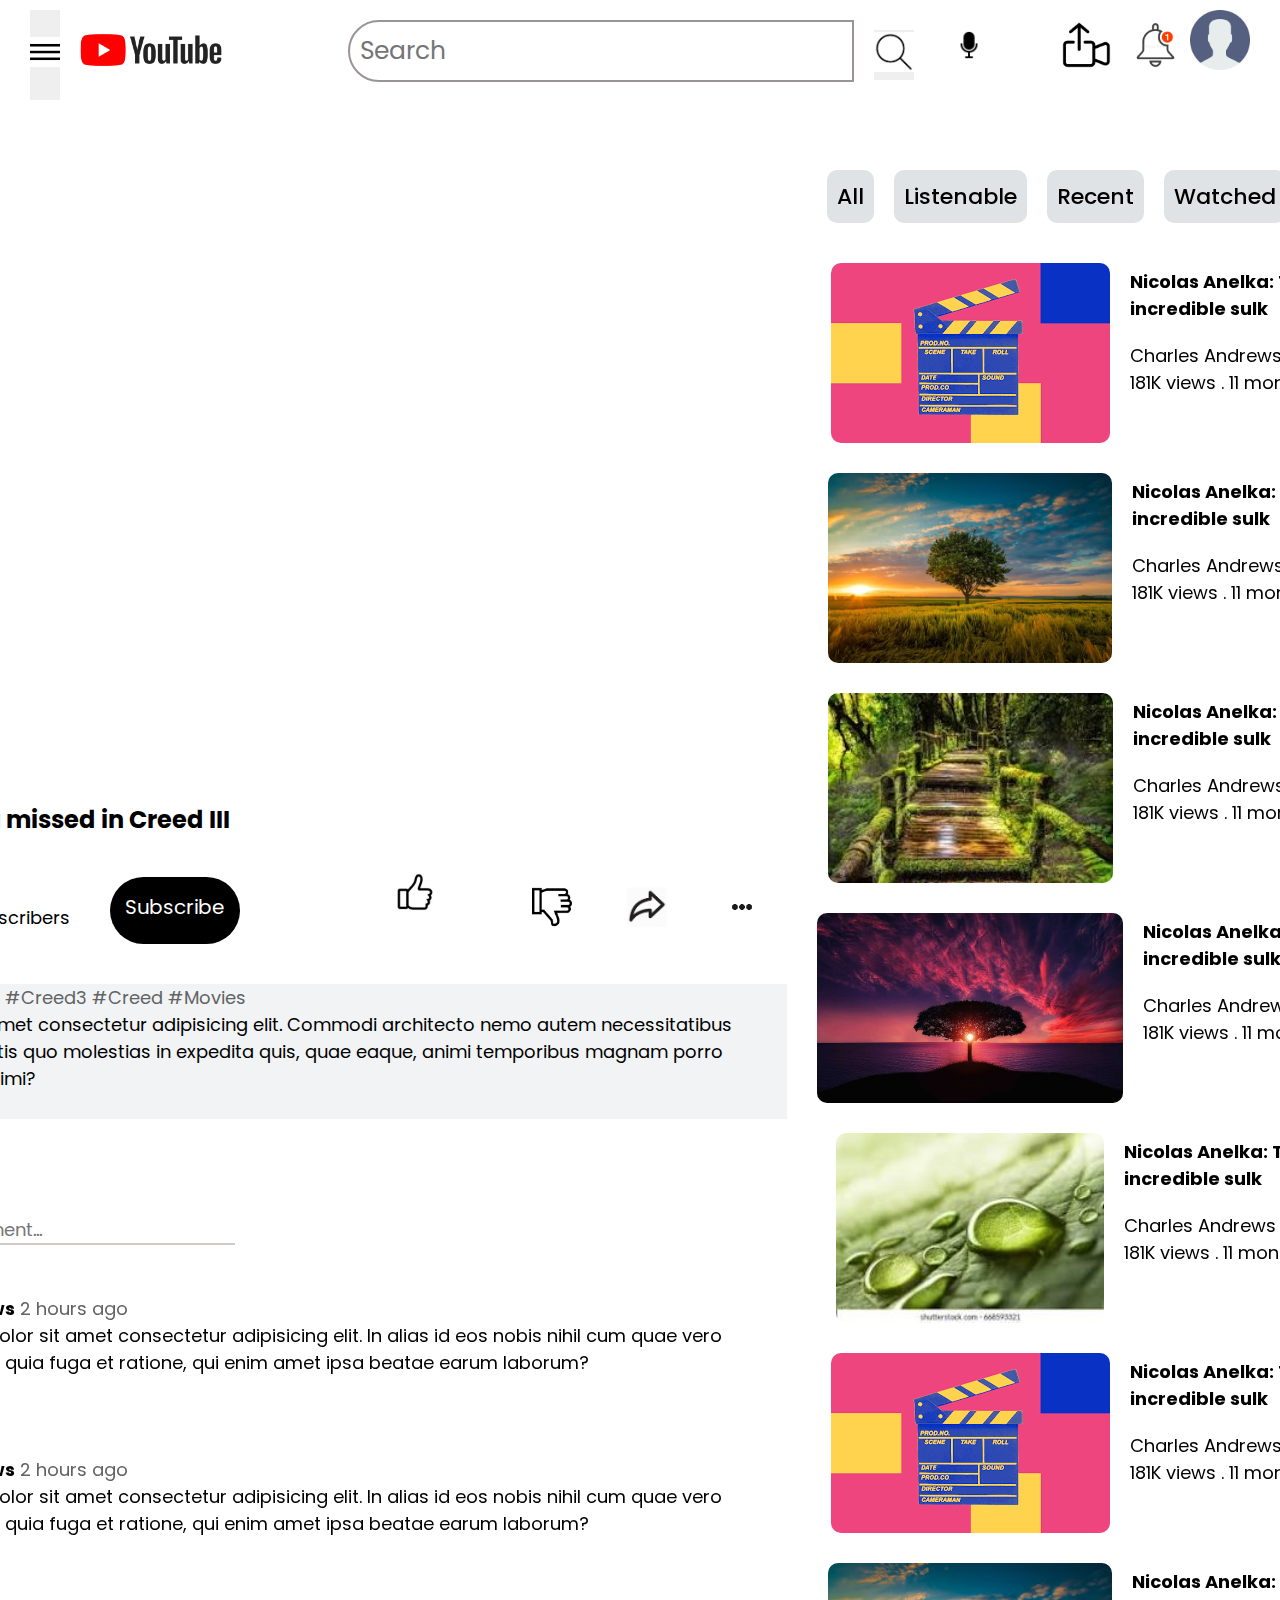
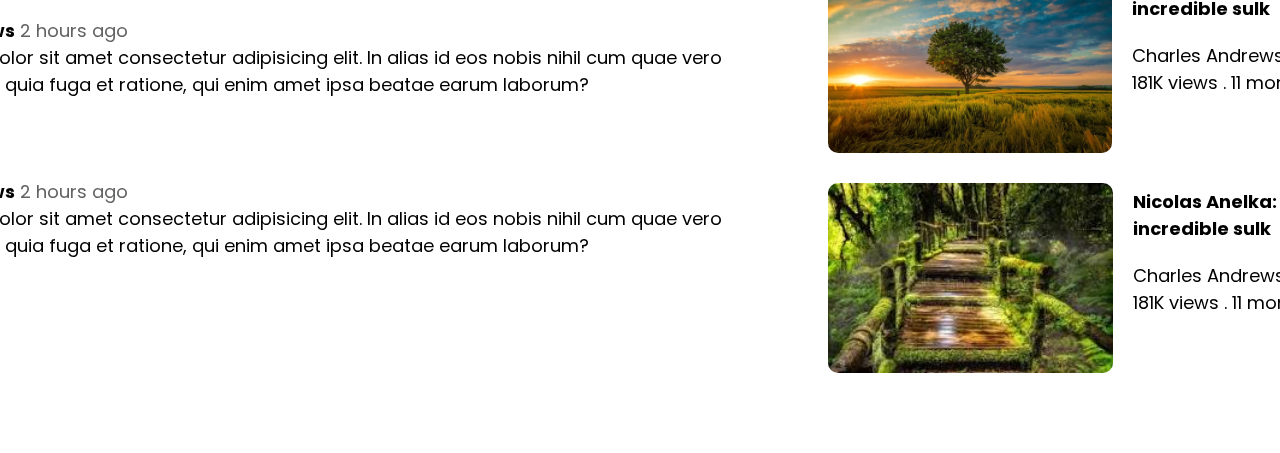
<file: index.html>
<!DOCTYPE html>
<html lang="en">
<head>
    <meta charset="UTF-8">
    <meta http-equiv="X-UA-Compatible" content="IE=edge">
    <meta name="viewport" content="width=device-width, initial-scale=1.0">
    <title>Youtube Video Page</title>
    <link rel="stylesheet" href="styles.css">
    <link href='https://fonts.googleapis.com/css?family=Poppins' rel='stylesheet'>
</head>
<body>
    <main>
        <header>
            <div class="nav-bar">
                <div class="group1">
                    <button class="menu-btn"><img src="images/menu-button.png" alt="menu-button" height="30"></button>
                    <div><img src="images/YouTube-Logo.png" alt="youtube-logo" height="80"></div>
                </div>
                <div class="group2">
                    <div><input type="text" class="search-input" placeholder="Search"></div>
                    <button class="search-icon"><img src="images/search-icon.png" alt="search icon" height="40"></button>
                    <div class="microphone"><img src="images/microphone-icon.png" alt="microphone" height="30"></div>
                </div>
                <div class="group3">
                    <div><img src="images/create-video-icon.png" alt="create icon" height="70"></div>
                    <div><img src="images/notification-icon.jpg" alt="notifications icon" height="70"></div>
                    <div><img src="images/user-image.png" alt="user-image" height="60"></div>
                </div>
            </div>
        </header>
        <div class="body-div">
            <div>
                <div class="video-section">
                    <iframe width="1000" height="615" src="https://www.youtube.com/embed/PzoThxKDSgo" title="YouTube video player" frameborder="0" allow="accelerometer; autoplay; clipboard-write; encrypted-media; gyroscope; picture-in-picture; web-share" allowfullscreen></iframe>
                </div>
                <div class="current-video-title">
                    Small Details you missed in Creed III
                </div>
                <div class="account-info">
                    <div class="account-info-g1">
                        <div><img src="images/user-image.png" alt="account holder's image" height="60"></div>
                        <div class="name-subscribers">
                            <h3>Looper</h3>
                            <div>5.68M Subscribers</div>
                        </div>
                        <div class="subscribe-button">Subscribe</div>
                    </div>
                    <div class="account-info-g2">
                        <img src="images/thumbs-up-icon.jpg" alt="thumbs-up" height="70">
                        <img src="images/thumbs-down-icon.png" alt="thumb down" height="40">
                        <img src="images/share-icon.png" alt="share icon" height="40">
                        <img src="images/three-dots-icon.jpg" alt="three-dots-icon" height="40">
                    </div>
                </div>
                <div class="hashtags-description">
                    <span><b>202K views 8 days ago</b></span>
                    <span class="hashtags">#Creed3 #Creed #Movies</span>
                    <div class="video-description">Lorem ipsum dolor sit amet consectetur adipisicing elit. Commodi architecto nemo autem necessitatibus placeat blanditiis veritatis quo molestias in expedita quis, quae eaque, animi temporibus magnam porro earum. Voluptatibus, animi?</div>
                    <div><b>Show more</b></div>
                </div>
                <div class="comments">
                    <div><b>4 Comments</b></div>
                    <div>
                        <img src="images/user-image.png" alt="user image" height="60">
                        <input type="text" placeholder="Add a comment...">
                    </div>
                    <div>
                        <img src="images/user-image.png" alt="user image" height="60"></span>
                        <div>
                            <div>
                                <span class="commentersName"><b>Esther Andrews</b></span>
                                <span class="time-of-comment">2 hours ago</span>
                            </div>
                            <div class="comment">Lorem ipsum    dolor sit amet consectetur adipisicing elit. In alias id eos nobis nihil cum quae vero placeat officiis quia fuga et ratione, qui enim amet ipsa beatae earum laborum?</div>
                            <div class="comment-icons">
                                <img src="images/thumbs-up-icon.jpg" alt="thumbs up" height="30">
                                <img src="images/thumbs-down-icon.png" alt="thumbs down" height="20">
                                <div><b>Reply</b></div>
                            </div>
                            
                        </div>
                    </div>
                    <div>
                        <img src="images/user-image.png" alt="user image" height="60"></span>
                        <div>
                            <div>
                                <span class="commentersName"><b>Esther Andrews</b></span>
                                <span class="time-of-comment">2 hours ago</span>
                            </div>
                            <div class="comment">Lorem ipsum    dolor sit amet consectetur adipisicing elit. In alias id eos nobis nihil cum quae vero placeat officiis quia fuga et ratione, qui enim amet ipsa beatae earum laborum?</div>
                            <div class="comment-icons">
                                <img src="images/thumbs-up-icon.jpg" alt="thumbs up" height="30">
                                <img src="images/thumbs-down-icon.png" alt="thumbs down" height="20">
                                <div><b>Reply</b></div>
                            </div>
                            
                        </div>
                    </div>
                    <div>
                        <img src="images/user-image.png" alt="user image" height="60"></span>
                        <div>
                            <div>
                                <span class="commentersName"><b>Esther Andrews</b></span>
                                <span class="time-of-comment">2 hours ago</span>
                            </div>
                            <div class="comment">Lorem ipsum    dolor sit amet consectetur adipisicing elit. In alias id eos nobis nihil cum quae vero placeat officiis quia fuga et ratione, qui enim amet ipsa beatae earum laborum?</div>
                            <div class="comment-icons">
                                <img src="images/thumbs-up-icon.jpg" alt="thumbs up" height="30">
                                <img src="images/thumbs-down-icon.png" alt="thumbs down" height="20">
                                <div><b>Reply</b></div>
                            </div>
                            
                        </div>
                    </div>
                    <div>
                        <img src="images/user-image.png" alt="user image" height="60"></span>
                        <div>
                            <div>
                                <span class="commentersName"><b>Esther Andrews</b></span>
                                <span class="time-of-comment">2 hours ago</span>
                            </div>
                            <div class="comment">Lorem ipsum    dolor sit amet consectetur adipisicing elit. In alias id eos nobis nihil cum quae vero placeat officiis quia fuga et ratione, qui enim amet ipsa beatae earum laborum?</div>
                            <div class="comment-icons">
                                <img src="images/thumbs-up-icon.jpg" alt="thumbs up" height="30">
                                <img src="images/thumbs-down-icon.png" alt="thumbs down" height="20">
                                <div><b>Reply</b></div>
                            </div>
                            
                        </div>
                    </div>
                </div>
            </div>
            <div class="sidebar">
                <div class="side-bar-nav">
                    <div>All</div>
                    <div>Listenable</div>
                    <div>Recent</div>
                    <div>Watched</div>
                    <div>Related</div>
                </div>
                <div class="side-bar-body">
                    <div class="preview-section">
                        <img src="images/thubnail_1.png" alt="thumbnail">
                        <div>
                            <div class="preview-title">Nicolas Anelka: The story of the incredible sulk</div>
                            <div>Charles Andrews TV</div>
                            <div>181K views . 11 months ago</div>
                        </div>
                    </div>
                    <div class="preview-section">
                        <img src="images/thumbnail_2.avif" alt="thumbnail" height="190">
                        <div>
                            <div class="preview-title">Nicolas Anelka: The story of the incredible sulk</div>
                            <div>Charles Andrews TV</div>
                            <div>181K views . 11 months ago</div>
                        </div>
                    </div>
                    <div class="preview-section">
                        <img src="images/thumbnail_3.jpeg" alt="thumbnail" height="190">
                        <div>
                            <div class="preview-title">Nicolas Anelka: The story of the incredible sulk</div>
                            <div>Charles Andrews TV</div>
                            <div>181K views . 11 months ago</div>
                        </div>
                    </div>
                    <div class="preview-section">
                        <img src="images/thumbnail_4.jpg" alt="thumbnail" height="190">
                        <div>
                            <div class="preview-title">Nicolas Anelka: The story of the incredible sulk</div>
                            <div>Charles Andrews TV</div>
                            <div>181K views . 11 months ago</div>
                        </div>
                    </div>
                    <div class="preview-section">
                        <img src="images/thumbnail_5.jpeg" alt="thumbnail" height="190">
                        <div>
                            <div class="preview-title">Nicolas Anelka: The story of the incredible sulk</div>
                            <div>Charles Andrews TV</div>
                            <div>181K views . 11 months ago</div>
                        </div>
                    </div>
                    <div class="preview-section">
                        <img src="images/thubnail_1.png" alt="thumbnail">
                        <div>
                            <div class="preview-title">Nicolas Anelka: The story of the incredible sulk</div>
                            <div>Charles Andrews TV</div>
                            <div>181K views . 11 months ago</div>
                        </div>
                    </div>
                    <div class="preview-section">
                        <img src="images/thumbnail_2.avif" alt="thumbnail" height="190">
                        <div>
                            <div class="preview-title">Nicolas Anelka: The story of the incredible sulk</div>
                            <div>Charles Andrews TV</div>
                            <div>181K views . 11 months ago</div>
                        </div>
                    </div>
                    <div class="preview-section">
                        <img src="images/thumbnail_3.jpeg" alt="thumbnail" height="190">
                        <div>
                            <div class="preview-title">Nicolas Anelka: The story of the incredible sulk</div>
                            <div>Charles Andrews TV</div>
                            <div>181K views . 11 months ago</div>
                        </div>
                    </div>
                </div>
            </div>
        </div>
    </main>
</body>
</html>
</file>
<file: styles.css>
* {
    margin: 0;
    padding: 0;
    box-sizing: border-box;
    font-family: poppins;
    font-size: 18px;
}

.nav-bar, .group1, .group2, .group3 {
    display: flex;
    justify-content: space-between;
    color: red;
    padding: 5px 15px;
}

.body-div {
    display: flex;
    justify-content: center;
    padding: 50px 300px;
}
.menu-btn {
    border: none;
    outline: none;
}

.search-input {
    border-top-left-radius: 40px;
    border-bottom-left-radius: 40px;
    font-size: 25px;
    margin: 10px 0px 0px 60px;
    border: 2px solid rgb(154, 148, 148);
    padding: 10px;
}

.search-icon, .microphone {
    border: none;
    height: 50px;
    margin: 20px;
}

.group1 > div {
    margin: 0px 20px;
}

.side-bar-nav {
    display: flex;
    justify-content: flex-start;
    font-weight: 500;
    margin: 0px 30px;
}
.side-bar-nav > div {
    background-color: rgb(224, 227, 230);
    margin: 10px;
    font-size: 22px;
    border-radius: 10px;
    padding: 10px;
}

.preview-section {
    display: flex;
    justify-content: center;
    margin: 30px;
    font-size: 18px;
}

.preview-section > div {
    margin: 5px 20px;
}
.preview-section > img {
    border-radius: 10px;
}
iframe {
    border-radius: 10px;
}
.preview-title {
    font-weight: 700;
    margin-bottom: 20px;
    width: 300px;
}
.account-info {
    display: flex;
    justify-content: space-between;
}

.account-info-g1 {
    display: flex;
    justify-content: space-between;
}
.account-info-g1 > div {
    margin: 20px;
}
.name-subscribers {
    display: flex;
    flex-direction: column;
}

.current-video-title {
    font-size: 24px;
    font-weight: 700;
    padding: 20px 0px;
}

.subscribe-button {
    background-color: black;
    border-radius: 35px;
    color: white;
    font-size: 20px;
    padding: 15px;
}
.account-info-g2 > img{
    margin: 0px 25px;
}
.hashtags-description {
    background-color: rgb(229, 231, 233, 0.5);
    margin-top: 20px;
}
.hashtags, .time-of-comment {
    color: rgb(98, 99, 100);
}
.comments {
    margin-top: 20px;
}
.comments > div {
    margin-bottom: 50px;
}

.comments > div > img {
    float: left;
    margin-right: 20px;
}
.comment-icons {
    display: flex;
    justify-content: flex-start;
    margin-left: 50px;
}
.comment-icons > div, .comment-icons > img {
    margin-left: 10px;
}
.comments > div > input {
    border: none;
    border-bottom: 2px solid rgb(211, 200, 200);
    margin-left: 20px;
}
</file>
